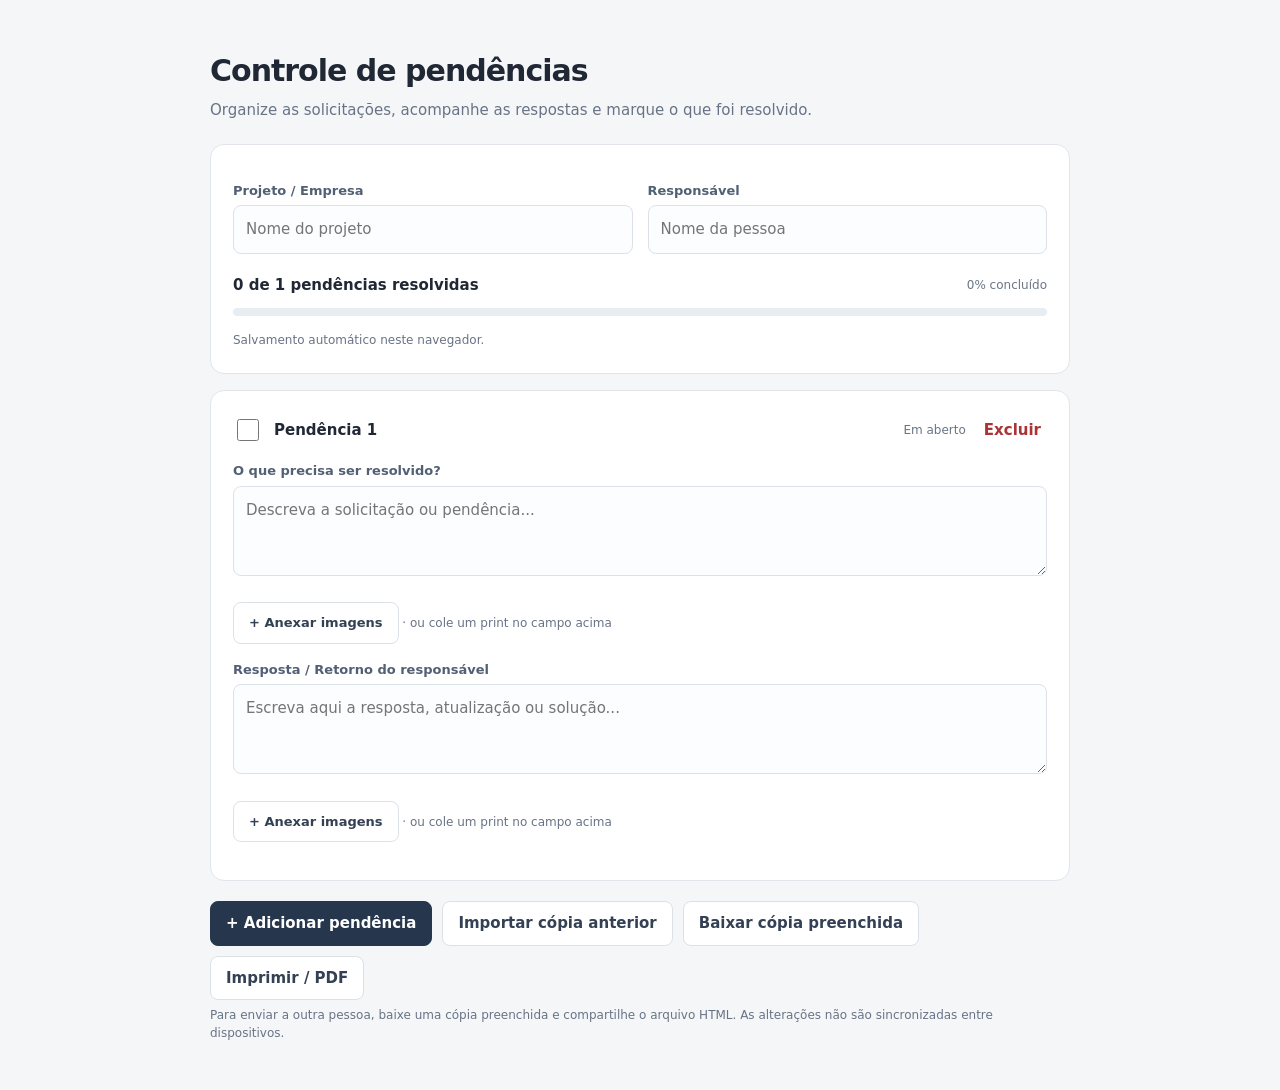
<file: pendencias.html>
<!doctype html><html lang="pt-BR"><head><meta charset="utf-8"><meta name="viewport" content="width=device-width,initial-scale=1"><title>Controle de pendências</title><style>
*{box-sizing:border-box}body{margin:0;background:#f5f6f8;color:#202735;font:15px/1.5 system-ui,sans-serif}main{max-width:900px;margin:48px auto;padding:0 20px}h1{font-size:30px;letter-spacing:-1px;margin:0}p{color:#687386;margin:6px 0 22px}.top,.item{background:white;border:1px solid #e1e5eb;border-radius:14px;padding:22px;margin:16px 0}.row{display:flex;gap:12px;align-items:center;flex-wrap:wrap}.row>strong{flex:1}label{font-size:13px;font-weight:600;color:#526074;display:block;margin:14px 0 5px}input[type=text],textarea{width:100%;border:1px solid #dce1e8;border-radius:8px;padding:12px;font:inherit;background:#fcfdfe;color:#202735}textarea{min-height:90px;resize:vertical}input[type=checkbox]{width:22px;height:22px;accent-color:#16805b;cursor:pointer}button{font:inherit;font-weight:600;border:1px solid #dce1e8;background:white;color:#344054;padding:10px 15px;border-radius:8px;cursor:pointer}button.primary{background:#25364d;color:white;border-color:#25364d}button.del{color:#a33;border:0;padding:6px;background:transparent}.done{border-color:#9bd8c0}.done .status{color:#16805b}.status{font-size:12px;color:#697586}.bar{height:8px;background:#e8edf2;border-radius:8px;overflow:hidden;margin:12px 0}.bar>div{height:100%;background:#16805b;transition:width .2s}.small{font-size:12px;color:#687386}.meta{display:grid;grid-template-columns:1fr 1fr;gap:15px}.actions{margin-top:20px;display:flex;gap:10px;flex-wrap:wrap}@media(max-width:550px){main{margin:22px auto}.meta{grid-template-columns:1fr}.top,.item{padding:16px}}@media print{body{background:white}main{margin:0;max-width:none}.actions,.del,.small{display:none}.item{break-inside:avoid}textarea{border:0;resize:none}input{border:0!important}}.attachments{margin:8px 0 16px}.thumbs{display:flex;flex-wrap:wrap;gap:10px;margin:10px 0}.thumb{position:relative;width:125px}.thumb img{width:125px;height:95px;object-fit:cover;border-radius:8px;cursor:zoom-in}.thumb button{position:absolute;right:3px;top:3px;padding:2px 7px;background:white}.attach{font-size:13px}dialog{border:0;border-radius:12px;padding:12px;max-width:95vw;max-height:95vh}dialog img{display:block;max-width:88vw;max-height:80vh;object-fit:contain}dialog::backdrop{background:#000b}@media print{.attach,.thumb button{display:none}} </style></head><body><main><h1>Controle de pendências</h1><p>Organize as solicitações, acompanhe as respostas e marque o que foi resolvido.</p><section class="top"><div class="meta"><div><label for="project">Projeto / Empresa</label><input id="project" type="text" placeholder="Nome do projeto"></div><div><label for="person">Responsável</label><input id="person" type="text" placeholder="Nome da pessoa"></div></div><div class="row" style="margin-top:20px"><strong id="count"></strong><span id="percent" class="status"></span></div><div class="bar"><div id="progress"></div></div><span class="small" id="saved">Salvamento automático neste navegador.</span></section><div id="items"></div><div class="actions"><button class="primary" id="add">+ Adicionar pendência</button><button id="import">Importar cópia anterior</button><input id="importFile" type="file" accept=".html" hidden><button id="export">Baixar cópia preenchida</button><button onclick="window.print()">Imprimir / PDF</button></div><p class="small">Para enviar a outra pessoa, baixe uma cópia preenchida e compartilhe o arquivo HTML. As alterações não são sincronizadas entre dispositivos.</p></main><dialog id="viewer"><button onclick="this.parentElement.close()">Fechar ×</button><img alt="Imagem ampliada"></dialog><script id="initial" type="application/json">{"project":"","person":"","items":[{"task":"","reply":"","done":false}]}</script><script>
const $=id=>document.getElementById(id);const initial=JSON.parse($('initial').textContent);const key='pendencias-v1-'+location.pathname;let state=initial;try{const raw=localStorage.getItem(key);if(raw)state=JSON.parse(raw)}catch(e){}function attachments(el,x,field){let k=field+'Images';if(!Array.isArray(x[k]))x[k]=[];let area=document.createElement('div');area.className='attachments';area.innerHTML='<div class="thumbs"></div><button type="button" class="attach">+ Anexar imagens</button><input type="file" accept="image/*" multiple hidden><span class="small"> · ou cole um print no campo acima</span>';el.querySelector('.'+field).after(area);let list=area.querySelector('.thumbs'),input=area.querySelector('input');function draw(){list.replaceChildren();x[k].forEach((src,i)=>{let box=document.createElement('div');box.className='thumb';let img=document.createElement('img');img.src=src;img.alt='Imagem '+(i+1);img.onclick=()=>{$('viewer').querySelector('img').src=src;$('viewer').showModal()};let b=document.createElement('button');b.textContent='×';b.title='Excluir imagem';b.onclick=()=>{if(confirm('Excluir esta imagem?')){x[k].splice(i,1);draw();save()}};box.append(img,b);list.append(box)})}async function add(files){for(let f of files){if(!f.type.startsWith('image/'))continue;try{let url=URL.createObjectURL(f);let img=new Image();try{img.src=url;await img.decode();let ratio=Math.min(1,1600/Math.max(img.width,img.height));let c=document.createElement('canvas');c.width=Math.max(1,Math.round(img.width*ratio));c.height=Math.max(1,Math.round(img.height*ratio));let ctx=c.getContext('2d');ctx.fillStyle='white';ctx.fillRect(0,0,c.width,c.height);ctx.drawImage(img,0,0,c.width,c.height);x[k].push(c.toDataURL('image/jpeg',.78));}finally{URL.revokeObjectURL(url)}}catch(e){alert('Não foi possível abrir uma imagem.')}}draw();save()}area.querySelector('button').onclick=()=>input.click();input.onchange=()=>{add(Array.from(input.files));input.value=''};el.querySelector('.'+field).addEventListener('paste',e=>{let files=Array.from(e.clipboardData.files);if(files.some(f=>f.type.startsWith('image/'))){e.preventDefault();add(files)}});draw()}
function save(){try{localStorage.setItem(key,JSON.stringify(state));$('saved').textContent='Alterações salvas neste navegador.'}catch(e){$('saved').textContent='Limite de armazenamento atingido ou salvamento indisponível. Baixe uma cópia preenchida agora para não perder alterações.'}stats()}function stats(){let n=state.items.length,d=state.items.filter(x=>x.done).length,p=n?Math.round(d/n*100):0;$('count').textContent=d+' de '+n+' pendências resolvidas';$('percent').textContent=p+'% concluído';$('progress').style.width=p+'%'}function render(){ $('items').replaceChildren();state.items.forEach((x,i)=>{let el=document.createElement('section');el.className='item'+(x.done?' done':'');el.innerHTML='<div class="row"><input type="checkbox" aria-label="Marcar como resolvida"><strong>Pendência '+(i+1)+'</strong><span class="status"></span><button class="del" title="Excluir pendência">Excluir</button></div><label>O que precisa ser resolvido?</label><textarea class="task" placeholder="Descreva a solicitação ou pendência..."></textarea><label>Resposta / Retorno do responsável</label><textarea class="reply" placeholder="Escreva aqui a resposta, atualização ou solução..."></textarea>';let check=el.querySelector('input'),status=el.querySelector('.status');check.checked=x.done;status.textContent=x.done?'Resolvida':'Em aberto';check.onchange=()=>{x.done=check.checked;el.classList.toggle('done',x.done);status.textContent=x.done?'Resolvida':'Em aberto';save()};for(let field of ['task','reply']){let t=el.querySelector('.'+field);t.value=x[field];t.oninput=()=>{x[field]=t.value;save()}}for(let field of ['task','reply'])attachments(el,x,field);el.querySelector('.del').onclick=()=>{if(confirm('Excluir esta pendência?')){state.items.splice(i,1);render();save()}};$('items').append(el)});stats()}
for(let field of ['project','person']){$(field).value=state[field];$(field).oninput=()=>{state[field]=$(field).value;save()}}$('add').onclick=()=>{state.items.push({task:'',reply:'',done:false});render();save();$('items').lastElementChild.querySelector('.task').focus()};$('import').onclick=()=>$('importFile').click();$('importFile').onchange=async()=>{try{let f=$('importFile').files[0];if(!f)return;let doc=new DOMParser().parseFromString(await f.text(),'text/html');let data=JSON.parse(doc.querySelector('#initial').textContent);if(!Array.isArray(data.items))throw Error();if(!confirm('Substituir as pendências atuais pelas da cópia selecionada?'))return;state=data;for(let field of ['project','person'])$(field).value=state[field]||'';render();save()}catch(e){alert('Não foi possível importar este arquivo.')}finally{$('importFile').value=''}};$('export').onclick=()=>{let clone=document.documentElement.cloneNode(true);clone.querySelector('#initial').textContent=JSON.stringify(state).replace(/</g,'\\u003c');clone.querySelector('#items').replaceChildren();clone.querySelector('#viewer').removeAttribute('open');clone.querySelector('#viewer img').removeAttribute('src');let blob=new Blob(['<!doctype html>'+clone.outerHTML],{type:'text/html;charset=utf-8'}),url=URL.createObjectURL(blob),a=document.createElement('a');a.href=url;a.download='pendencias-'+Date.now()+'.html';a.click();setTimeout(()=>URL.revokeObjectURL(url),1000)};render();</script></body></html>
</file>
